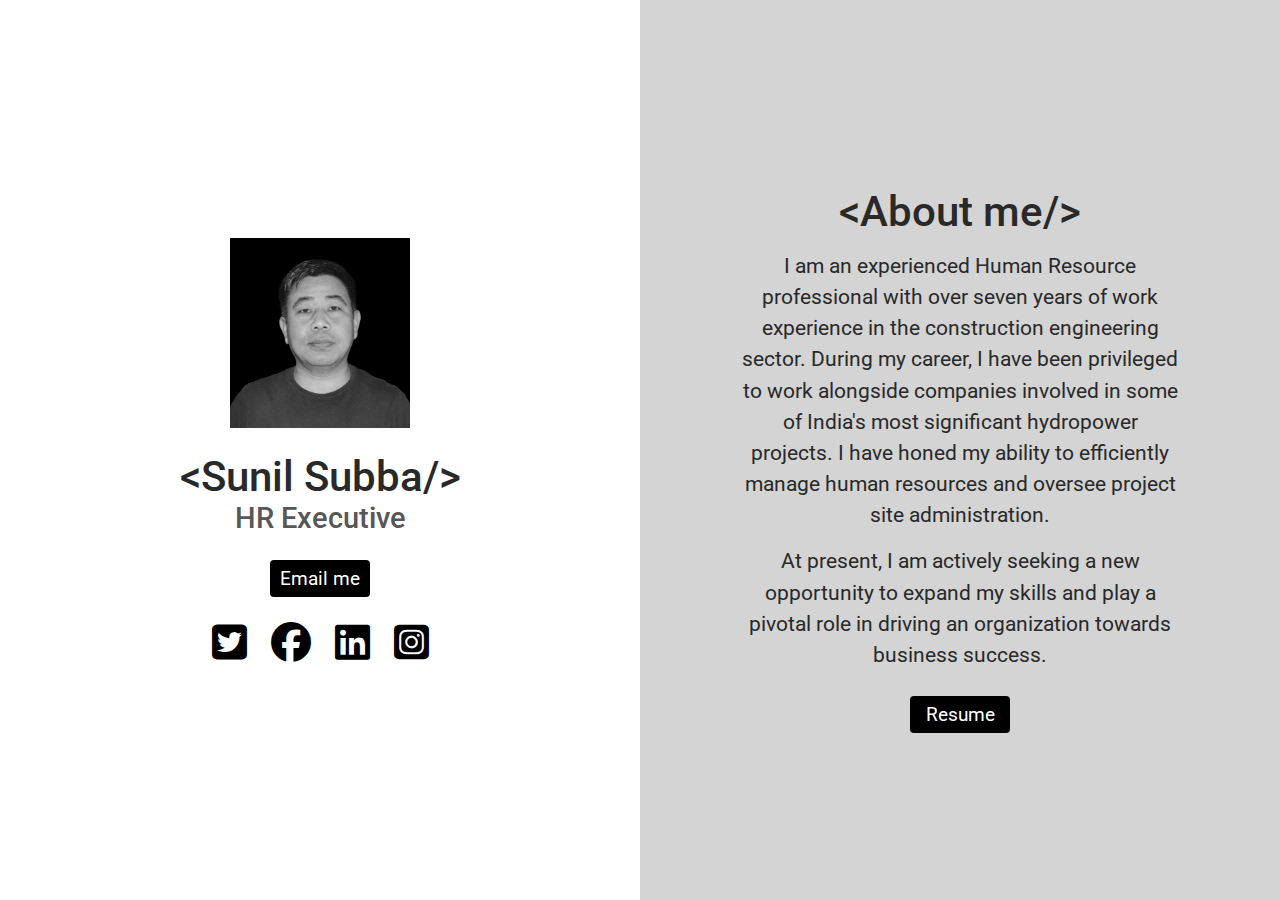
<file: index.html>
<!DOCTYPE html>
<html lang="en">
  <head>
    <meta charset="UTF-8" />
    <meta name="viewport" content="width=device-width, initial-scale=1.0" />
    <link
      href="https://fonts.googleapis.com/css2?family=Roboto:wght@400;500;900&display=swap"
      rel="stylesheet"
    />
    <link
      rel="stylesheet"
      href="https://cdnjs.cloudflare.com/ajax/libs/font-awesome/6.3.0/css/all.css"
    />
    <link rel="stylesheet" href="styles.css" />
    <title>Sunil Subba</title>
  </head>
  <body>
    <div class="container-main">
      <div class="profile">
        <div class="img-holder">
          <img src="./img/profile_pic.jpg" alt="sunil subba" />
        </div>
        <h1>&lt;Sunil Subba/&gt;</h1>
        <h2>HR Executive</h2>
        <a href="mailto:sunilsubba1711@gmail.com" class="button">Email me</a>
        <div class="social">
          <a href="#"><i class="fa-brands fa-square-twitter"></i></a>
          <a href="#"><i class="fa-brands fa-facebook"></i></a>
          <a href="#"><i class="fa-brands fa-linkedin"></i></a>
          <a href="#"><i class="fa-brands fa-square-instagram"></i></a>
        </div>
      </div>
      <div class="about">
        <div class="content">
          <h1>&lt;About me/&gt;</h1>
          <p>
            I am an experienced Human Resource professional with over seven
            years of work experience in the construction engineering sector.
            During my career, I have been privileged to work alongside companies
            involved in some of India's most significant hydropower projects. I
            have honed my ability to efficiently manage human resources and
            oversee project site administration.
          </p>
          <p>
            At present, I am actively seeking a new opportunity to expand my
            skills and play a pivotal role in driving an organization towards
            business success.
          </p>
          <a
            href="./resume/resume.html"
            target="_blank"
            class="button"
            id="resume"
            >Resume</a
          >
        </div>
      </div>
    </div>
  </body>
</html>
</file>
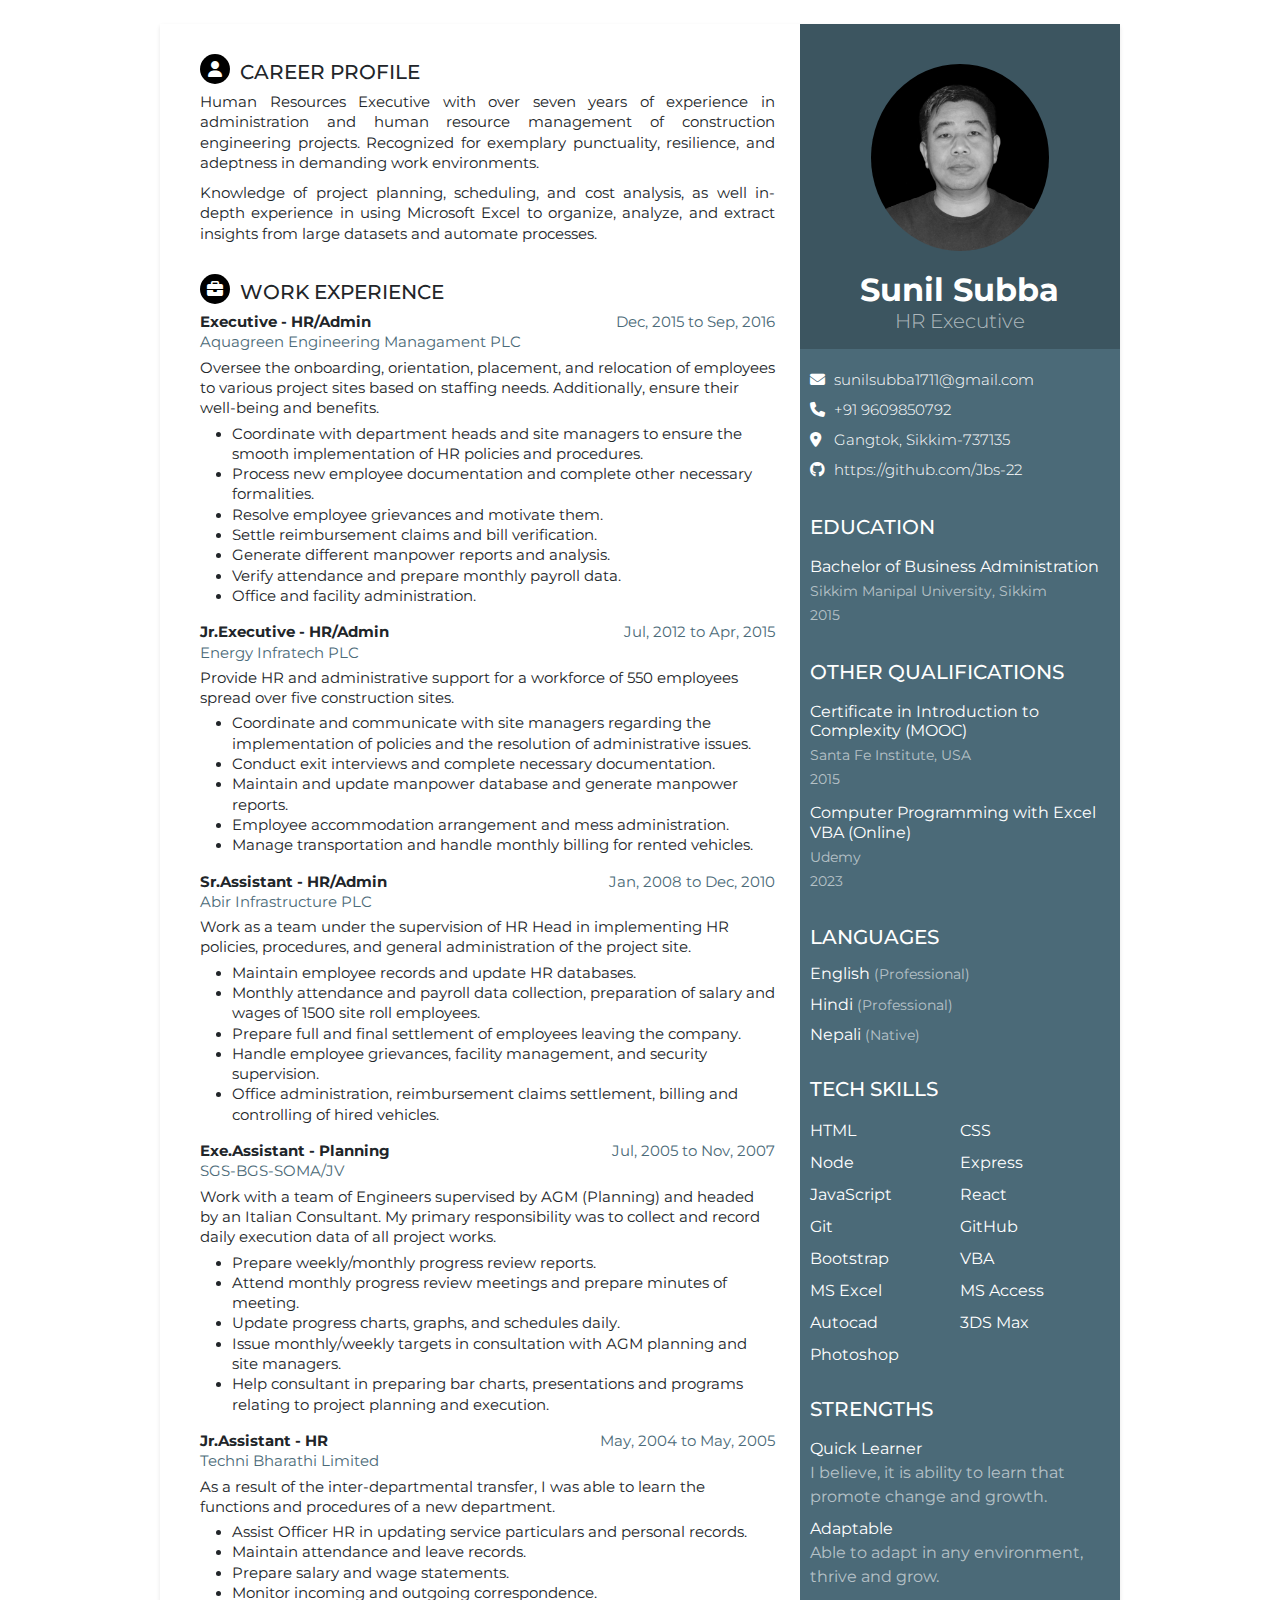
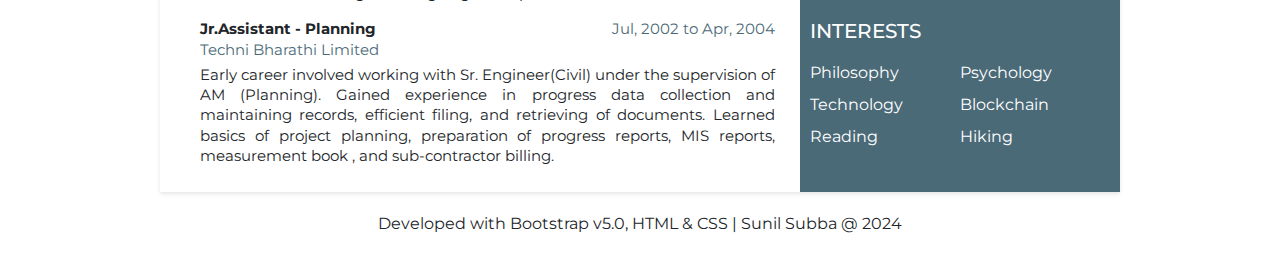
<file: resume/resume.html>
<!DOCTYPE html>
<html lang="en">
  <head>
    <meta charset="UTF-8" />
    <meta name="viewport" content="width=device-width, initial-scale=1.0" />
    <!-- Bootstrap CND -->
    <link
      href="https://cdn.jsdelivr.net/npm/bootstrap@5.3.2/dist/css/bootstrap.min.css"
      rel="stylesheet"
    />
    <!-- Google Fonts CND -->
    <link
      href="https://fonts.googleapis.com/css2?family=Montserrat:wght@100..900&display=swap"
      rel="stylesheet"
    />
    <!-- Font Awesome CDN-->
    <link
      href="https://cdnjs.cloudflare.com/ajax/libs/font-awesome/6.4.0/css/all.min.css"
      rel="stylesheet"
    />
    <!--Custom CSSS-->
    <link rel="stylesheet" href="styles.css" />
    <title>Sunil Subba - Resume</title>
  </head>
  <body>
    <div class="container-main">
      <div class="container-fluid mt-lg-4 resume-wrapper">
        <div class="row resume">
          <div class="col-md-8 resume-left">
            <section class="career">
              <div class="summury">
                <div class="icon-holder">
                  <i class="icon fa-solid fa-user"></i>
                </div>
                <h2 class="section-title">Career Profile</h2>
              </div>
              <p>
                Human Resources Executive with over seven years of experience in
                administration and human resource management of construction
                engineering projects. Recognized for exemplary punctuality,
                resilience, and adeptness in demanding work environments.
              </p>
              <p>
                Knowledge of project planning, scheduling, and cost analysis, as
                well in-depth experience in using Microsoft Excel to organize,
                analyze, and extract insights from large datasets and automate
                processes.
              </p>
            </section>
            <section>
              <div class="summury">
                <div class="icon-holder">
                  <i class="fa-solid fa-briefcase"></i>
                </div>
                <h2 class="section-title">Work Experience</h2>
              </div>
              <div class="position">
                <p class="title">Executive - HR/Admin</p>
                <p class="date">Dec, 2015 to Sep, 2016</p>
              </div>
              <p class="company">Aquagreen Engineering Managament PLC</p>
              <p class="intro">
                Oversee the onboarding, orientation, placement, and relocation
                of employees to various project sites based on staffing needs.
                Additionally, ensure their well-being and benefits.
              </p>
              <ul>
                <li>
                  Coordinate with department heads and site managers to ensure
                  the smooth implementation of HR policies and procedures.
                </li>
                <li>
                  Process new employee documentation and complete other
                  necessary formalities.
                </li>
                <li>Resolve employee grievances and motivate them.</li>
                <li>Settle reimbursement claims and bill verification.</li>
                <li>Generate different manpower reports and analysis.</li>
                <li>Verify attendance and prepare monthly payroll data.</li>
                <li>Office and facility administration.</li>
              </ul>
              <!---->
              <div class="position">
                <p class="title">Jr.Executive - HR/Admin</p>
                <p class="date">Jul, 2012 to Apr, 2015</p>
              </div>
              <p class="company">Energy Infratech PLC</p>
              <p class="intro">
                Provide HR and administrative support for a workforce of 550
                employees spread over five construction sites.
              </p>
              <ul>
                <li>
                  Coordinate and communicate with site managers regarding the
                  implementation of policies and the resolution of
                  administrative issues.
                </li>
                <li>
                  Conduct exit interviews and complete necessary documentation.
                </li>
                <li>
                  Maintain and update manpower database and generate manpower
                  reports.
                </li>
                <li>
                  Employee accommodation arrangement and mess administration.
                </li>
                <li>
                  Manage transportation and handle monthly billing for rented
                  vehicles.
                </li>
              </ul>
              <!---->
              <div class="position">
                <p class="title">Sr.Assistant - HR/Admin</p>
                <p class="date">Jan, 2008 to Dec, 2010</p>
              </div>
              <p class="company">Abir Infrastructure PLC</p>
              <p class="intro">
                Work as a team under the supervision of HR Head in implementing
                HR policies, procedures, and general administration of the
                project site.
              </p>
              <ul>
                <li>Maintain employee records and update HR databases.</li>
                <li>
                  Monthly attendance and payroll data collection, preparation of
                  salary and wages of 1500 site roll employees.
                </li>
                <li>
                  Prepare full and final settlement of employees leaving the
                  company.
                </li>
                <li>
                  Handle employee grievances, facility management, and security
                  supervision.
                </li>
                <li>
                  Office administration, reimbursement claims settlement,
                  billing and controlling of hired vehicles.
                </li>
              </ul>
              <!---->
              <div class="position">
                <p class="title">Exe.Assistant - Planning</p>
                <p class="date">Jul, 2005 to Nov, 2007</p>
              </div>
              <p class="company">SGS-BGS-SOMA/JV</p>
              <p class="intro">
                Work with a team of Engineers supervised by AGM (Planning) and
                headed by an Italian Consultant. My primary responsibility was
                to collect and record daily execution data of all project works.
              </p>
              <ul>
                <li>Prepare weekly/monthly progress review reports.</li>
                <li>
                  Attend monthly progress review meetings and prepare minutes of
                  meeting.
                </li>
                <li>Update progress charts, graphs, and schedules daily.</li>
                <li>
                  Issue monthly/weekly targets in consultation with AGM planning
                  and site managers.
                </li>
                <li>
                  Help consultant in preparing bar charts, presentations and
                  programs relating to project planning and execution.
                </li>
              </ul>
              <!---->
              <div class="position">
                <p class="title">Jr.Assistant - HR</p>
                <p class="date">May, 2004 to May, 2005</p>
              </div>
              <p class="company">Techni Bharathi Limited</p>
              <p class="intro">
                As a result of the inter-departmental transfer, I was able to
                learn the functions and procedures of a new department.
              </p>
              <ul>
                <li>
                  Assist Officer HR in updating service particulars and personal
                  records.
                </li>
                <li>Maintain attendance and leave records.</li>
                <li>Prepare salary and wage statements.</li>
                <li>Monitor incoming and outgoing correspondence.</li>
              </ul>
              <!---->
              <div class="position">
                <p class="title">Jr.Assistant - Planning</p>
                <p class="date">Jul, 2002 to Apr, 2004</p>
              </div>
              <p class="company">Techni Bharathi Limited</p>
              <p class="career-begining">
                Early career involved working with Sr. Engineer(Civil) under the
                supervision of AM (Planning). Gained experience in progress data
                collection and maintaining records, efficient filing, and
                retrieving of documents. Learned basics of project planning,
                preparation of progress reports, MIS reports, measurement book ,
                and sub-contractor billing.
              </p>
            </section>
          </div>
          <!--Resume Left Section -->
          <div class="col-md-4 resume-right">
            <!-- Profile Section -->
            <section class="profile">
              <div class="img-wrapper">
                <img
                  class="profile-pic"
                  src="../img/profile_pic.jpg"
                  alt="profile pic"
                />
              </div>
              <h1 class="name">Sunil Subba</h1>
              <h3 class="pro-tag">HR Executive</h3>
            </section>
            <!-- Contact Section -->
            <div class="contact">
              <span class="contact-details">
                <i class="fa-solid fa-envelope"></i>
                <a href="mailto:sunilsubba1711@gmail.com"
                  >sunilsubba1711@gmail.com</a
                >
              </span>
              <span class="contact-details">
                <i class="fa-solid fa-phone"></i>
                <a href="tel:+919609850792">+91 9609850792</a>
              </span>
              <span class="contact-details">
                <i class="fa-solid fa-location-dot"></i>
                <span class="geo-l">Gangtok, Sikkim-737135</span>
              </span>
              <span class="contact-details">
                <i class="fa-brands fa-github"></i>
                <a href="https://github.com/Jbs-22" target="_blank"
                  >https://github.com/Jbs-22</a
                >
              </span>
            </div>
            <!-- Education Section -->
            <section class="education">
              <h2 class="section-title">Education</h2>
              <p class="first">Bachelor of Business Administration</p>
              <p class="university">
                <span>Sikkim Manipal University, Sikkim</span>
              </p>
              <p class="last"><span>2015</span></p>
            </section>
            <!-- Other Qualifications Section -->
            <section class="other-qul">
              <h2 class="section-title">Other Qualifications</h2>
              <p class="first">
                <a
                  href="https://www.complexityexplorer.org/courses/27-introduction-to-complexity-summer-2015/certificates/2746941440"
                  target="_blank"
                  >Certificate in Introduction to Complexity (MOOC)</a
                >
              </p>
              <p class="university"><span>Santa Fe Institute, USA</span></p>
              <p><span>2015</span></p>
              <p class="first">
                <a
                  href="https://www.udemy.com/certificate/UC-80657e0a-0162-4d7d-b1c4-18305ada876b/"
                  target="_blank"
                  >Computer Programming with Excel VBA (Online)</a
                >
              </p>
              <p class="university"><span>Udemy</span></p>
              <p class="last"><span>2023</span></p>
            </section>
            <!-- Language Section -->
            <section class="language">
              <h2 class="section-title">Languages</h2>
              <p class="first">English <span>(Professional)</span></p>
              <p>Hindi <span>(Professional)</span></p>
              <p class="last">Nepali <span>(Native)</span></p>
            </section>
            <!-- Tech Section -->
            <section class="technology">
              <h2 class="section-title">Tech Skills</h2>
              <ul class="tech-skill">
                <li class="grid-top">HTML</li>
                <li class="grid-top mobile">CSS</li>
                <li id="grid-top-mob1" class="mobile">Node</li>
                <li>Express</li>
                <li class="mobile">JavaScript</li>
                <li class="mobile">React</li>
                <li>Git</li>
                <li class="mobile">GitHub</li>
                <li class="mobile">Bootstrap</li>
                <li>VBA</li>
                <li class="mobile">MS Excel</li>
                <li class="mobile">MS Access</li>
                <li id="grid-bottom-mob1">Autocad</li>
                <li id="grid-bottom-mob2" class="mobile">3DS Max</li>
                <li id="grid-bottom" class="mobile">Photoshop</li>
              </ul>
            </section>
            <section class="strengths">
              <h2 class="section-title">Strengths</h2>
              <p class="strength">Quick Learner</p>
              <p class="strength-summury" id="summury-first">
                I believe, it is ability to learn that promote change and
                growth.
              </p>
              <p class="strength" id="strength-last">Adaptable</p>
              <p class="strength-summury" id="summury-last">
                Able to adapt in any environment, thrive and grow.
              </p>
            </section>
            <section class="interests">
              <h2 class="section-title">Interests</h2>
              <ul class="my-interests">
                <li class="grid-top">Philosophy</li>
                <li class="grid-top mobile">Psychology</li>
                <li id="grid-top-mob2" class="mobile">Technology</li>
                <li id="grid-bottom-pr1">Blockchain</li>
                <li id="grid-bottom-pr2" class="mobile">Reading</li>
                <li id="grid-bottom-pr3" class="mobile">Hiking</li>
              </ul>
            </section>
          </div>
          <!-- Resume Right Section -->
        </div>
        <!-- Resume Body -->
      </div>
      <!-- Resume Wrapper -->
      <div class="container-fluid footer-wrapper">
        <div class="row resume-footer">
          <div class="col">
            Developed with Bootstrap v5.0, HTML & CSS | Sunil Subba @ 2024
          </div>
        </div>
      </div>
      <!-- Resume Footer -->
    </div>
    <!-- Main Container -->
  </body>
</html>
</file>
<file: styles.css>
* {
  margin: 0;
  padding: 0;
  box-sizing: border-box;
}
body {
  font-family: "Roboto", sans-serif;
  font-style: normal;
  color: rgb(41, 41, 41);
}
h1 {
  font-size: 2.6rem;
  font-weight: 500;
  margin-top: 20px;
}
h2 {
  font-size: 1.8rem;
  font-weight: 500;
  color: rgb(87, 87, 87);
}
.button {
  text-align: center;
  padding: 7px 9px;
  width: 100px;
  font-size: 1.2rem;
  background: black;
  color: #fff;
  text-decoration: none;
  font-family: "Roboto", sans-serif;
  border-radius: 4px;
  cursor: pointer;
  border-style: none;
  margin-top: 25px;
}
.button:hover,
.button:focus {
  opacity: 0.75;
}
#resume {
  display: inline-block;
}
.container-main {
  width: 100%;
  min-height: 100vh;
  display: flex;
  flex-direction: row;
}
.profile {
  width: 50%;
  display: flex;
  flex-direction: column;
  align-items: center;
  justify-content: center;
}
.img-holder {
  max-width: 180px;
  margin: 0 auto;
}
.img-holder > img {
  width: 100%;
}
.social {
  margin-top: 25px;
  align-content: center;
}
.social a i {
  font-size: 2.5rem;
  color: black;
}
.social a {
  padding: 0 10px;
}
.social a:hover,
.social a:focus {
  opacity: 0.75;
}
.about {
  background: rgb(212, 212, 212);
  width: 50%;
  padding: 40px 100px 40px 100px;
  display: flex;
  align-items: center;
  justify-content: center;
  text-align: center;
}
.content > p {
  margin-top: 15px;
  line-height: 1.5;
  font-size: 1.3rem;
}

@media screen and (max-width: 992px) {
  .about {
    padding: 40px;
  }
}
@media screen and (max-width: 768px) {
  .container-main {
    flex-direction: column;
    height: 100vh;
  }
  .profile {
    margin-top: 40px;
    margin-bottom: 25px;
    width: 100%;
  }
  .about {
    margin-bottom: 25px;
    width: 100%;
  }
}
@media screen and (max-width: 576px) {
  h1 {
    font-size: 2.2rem;
  }
  h2 {
    font-size: 1.2rem;
  }
}
</file>
<file: resume/styles.css>
body {
  font-family: "Montserrat", sans-serif;
  font-size: 16px;
}
a {
  text-decoration: none;
  color: #fff;
  padding-left: 5px;
}
a:hover {
  color: rgba(255, 255, 255, 0.6);
  text-decoration: underline;
  cursor: pointer;
}
h1,
h2,
h3 {
  font-weight: 700;
}
.container-main {
  max-width: 960px;
  margin: 0 auto;
}
.resume-wrapper {
  box-shadow: 0px 2px 4px rgba(0, 0, 0, 0.1);
  height: auto;
}
/* Resume Left Section */
.resume-left {
  padding: 0 25px 0 40px;
}
.resume-left section {
  text-align: left;
}
.career p {
  text-align: justify;
}
.career > p {
  margin-bottom: 10px;
}
.summury {
  display: flex;
  flex-direction: row;
  margin-top: 30px;
}
.summury h2 {
  margin-top: 6px;
  padding-left: 10px;
}
.resume-left section p,
.resume-left section > ul li {
  line-height: 1.4;
  font-size: 14.5px;
}
.icon-holder {
  width: 30px;
  height: 30px;
  display: flex;
  align-items: center;
  justify-content: space-around;
  border-radius: 50%;
  background-color: black;
  color: #fff;
}
.position {
  display: flex;
  flex-direction: row;
  justify-content: space-between;
}
.title,
.date {
  margin-bottom: 0;
}
.title {
  font-weight: bold;
  font-size: 18px;
}
.date,
.company {
  color: #4b6a78;
}
.company {
  margin-bottom: 5px;
}
.intro {
  margin-bottom: 5px;
}
.career-begining {
  text-align: justify;
  padding-bottom: 10px;
}
/* Resume Right Section */
.resume-right {
  background-color: #4b6a78;
  color: #fff;
  padding: 0;
}
.profile {
  background: #3c5560;
  padding: 0 12px;
  text-align: center;
  padding-bottom: 8px;
}
.profile .name {
  font-size: 32px;
}
.img-wrapper {
  max-width: 60%;
  margin: 0 auto;
}
.profile-pic {
  width: 100%;
  border-radius: 50%;
  margin-top: 40px;
}
.name {
  margin-top: 20px;
  margin-bottom: 0;
  font-size: 35px;
  font-weight: 700;
}
.pro-tag {
  font-size: 20px;
  font-weight: 300;
  color: rgba(255, 255, 255, 0.6);
}
.contact {
  padding: 16px 10px 0 10px;
  font-weight: 300;
  font-size: 15px;
}
.contact-details {
  display: block;
  line-height: 30px;
}
section div {
  display: flex;
}
.geo-l {
  padding-left: 9px;
}
.education > p,
.other-qul > p {
  line-height: 1.2;
  margin-bottom: 5px;
}
.university {
  margin-bottom: 0;
}
.education,
.other-qul,
.language,
.technology,
.strengths,
.interests {
  padding: 30px 10px 0 10px;
}
.section-title {
  font-weight: 500;
  font-size: 20px;
  text-transform: uppercase;
}
.language p {
  line-height: 0.9;
}
.first {
  padding-top: 10px;
}
.first > a {
  padding-left: 0;
}
.last {
  margin-bottom: 5px;
}
.education p > span,
.other-qul p > span,
.language p > span {
  color: rgba(255, 255, 255, 0.6);
  font-size: 14px;
}
.tech-skill,
.my-interests {
  list-style: none;
  padding-left: 0;
  margin-bottom: 0;
  display: grid;
  grid-template-columns: repeat(2, 1fr);
}
.tech-skill li,
.my-interests li {
  padding-bottom: 8px;
}
.grid-top {
  padding-top: 10px;
}
#grid-bottom {
  padding-bottom: 0;
}
.strength {
  padding-top: 8px;
  margin-bottom: 0;
}
.strength-summury {
  color: rgba(255, 255, 255, 0.6);
}
.interests {
  margin-bottom: 10px;
}
#strength-last {
  padding-top: 0;
}
#summury-first {
  margin-bottom: 8px;
}
#summury-last {
  margin-bottom: 0;
}
/* Resume Footer */
.footer-wrapper {
  margin-top: 20px;
  margin-bottom: 20px;
}
.resume-footer {
  text-align: center;
}
/* Media Query */
@media screen and (max-width: 767px) {
  .resume {
    flex-direction: column-reverse;
  }
  .contact,
  .education,
  .other-qul,
  .language,
  .technology,
  .strengths,
  .interests {
    padding-left: 20px;
  }
  .resume-left {
    padding: 0 20px 0 20px;
  }
  .tech-skill,
  .my-interests {
    display: grid;
    grid-template-columns: repeat(3, 1fr);
    max-width: 60%;
  }
  #grid-top-mob1,
  #grid-top-mob2 {
    padding-top: 10px;
  }
  #grid-bottom-mob1,
  #grid-bottom-mob2 {
    padding-bottom: 0;
  }
}
@media screen and (max-width: 500px) {
  .mobile {
    padding-left: 20px;
  }
}
@media print {
  .resume {
    flex-direction: column-reverse;
  }
  .contact,
  .education,
  .other-qul,
  .language,
  .technology,
  .strengths,
  .interests {
    padding-left: 20px;
  }
  .resume-left {
    padding: 0 20px 0 20px;
  }
  .img-wrapper {
    display: none;
  }
  .tech-skill,
  .my-interests {
    display: grid;
    grid-template-columns: repeat(3, 1fr);
    max-width: 60%;
  }
  #grid-top-mob1,
  #grid-top-mob2 {
    padding-top: 10px;
  }
  #grid-bottom-pr1,
  #grid-bottom-pr2,
  #grid-bottom-pr3 {
    margin-bottom: 15px;
  }
}
</file>
